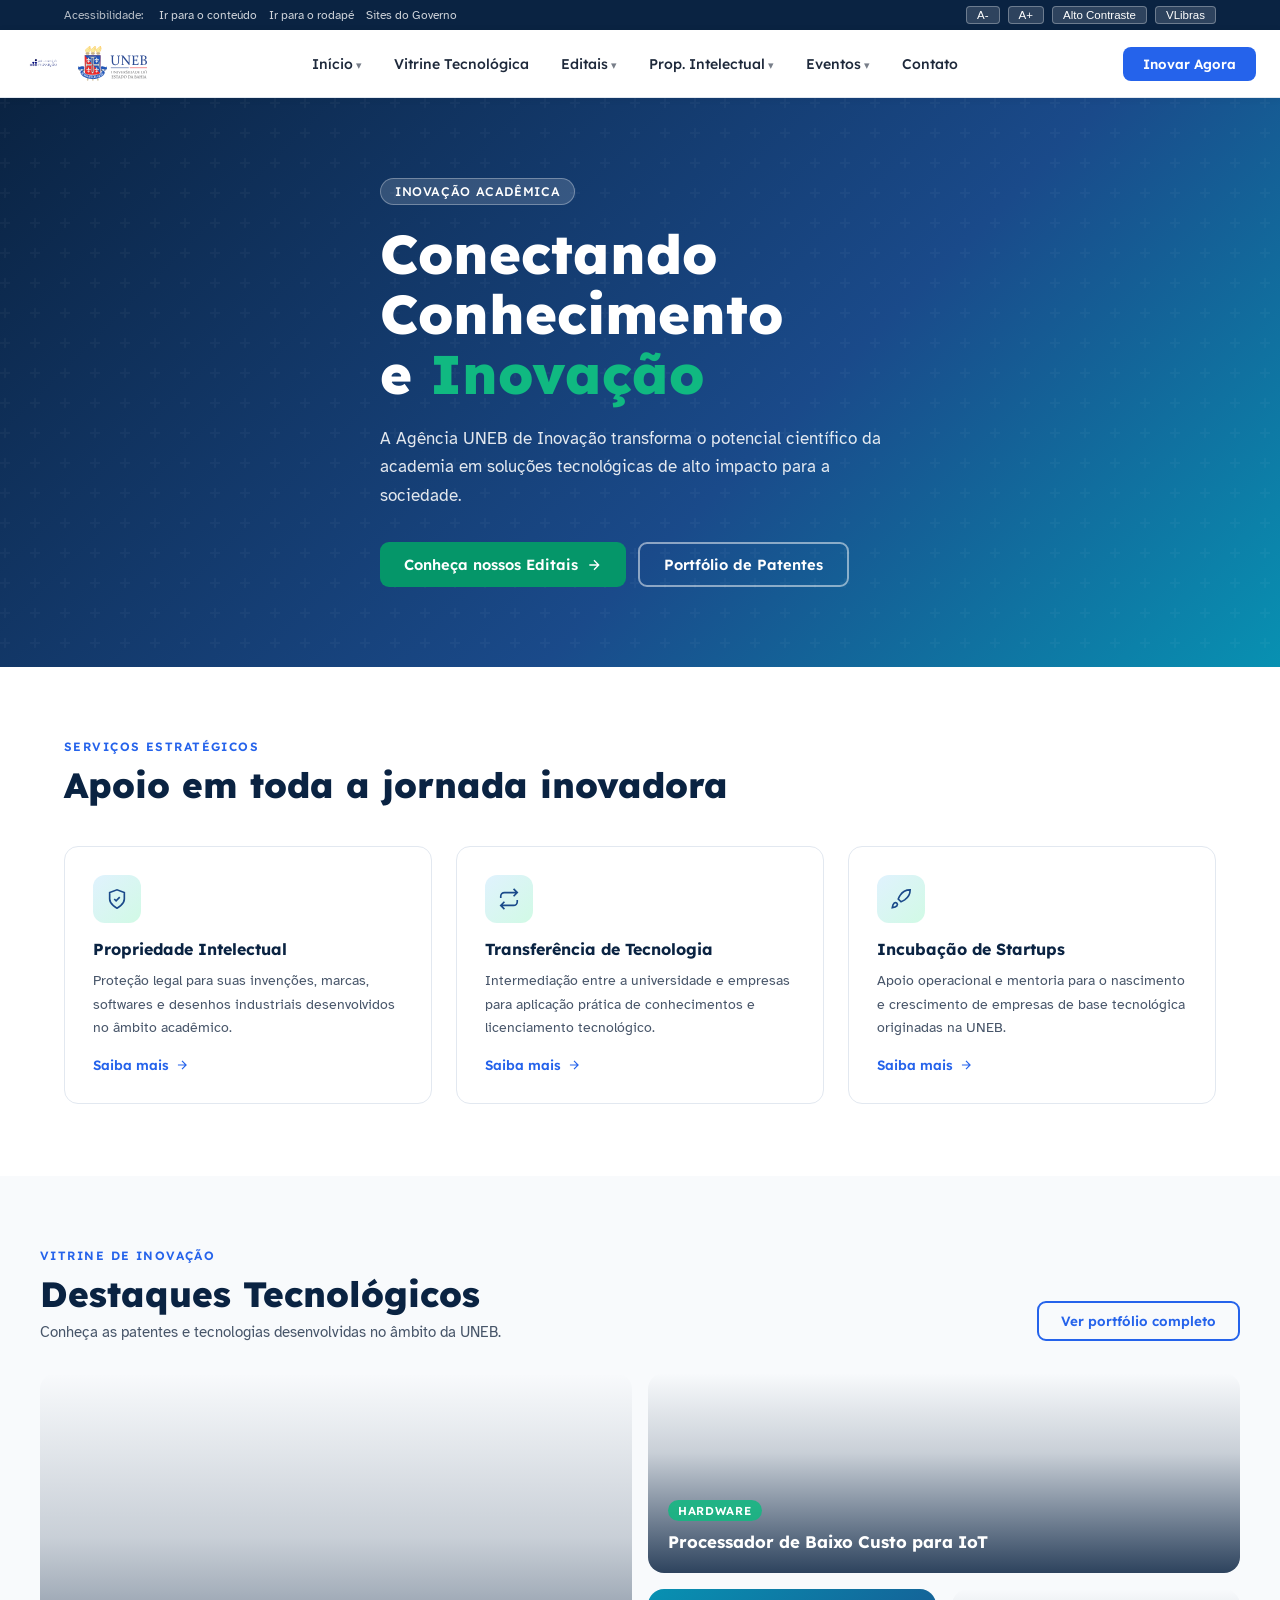
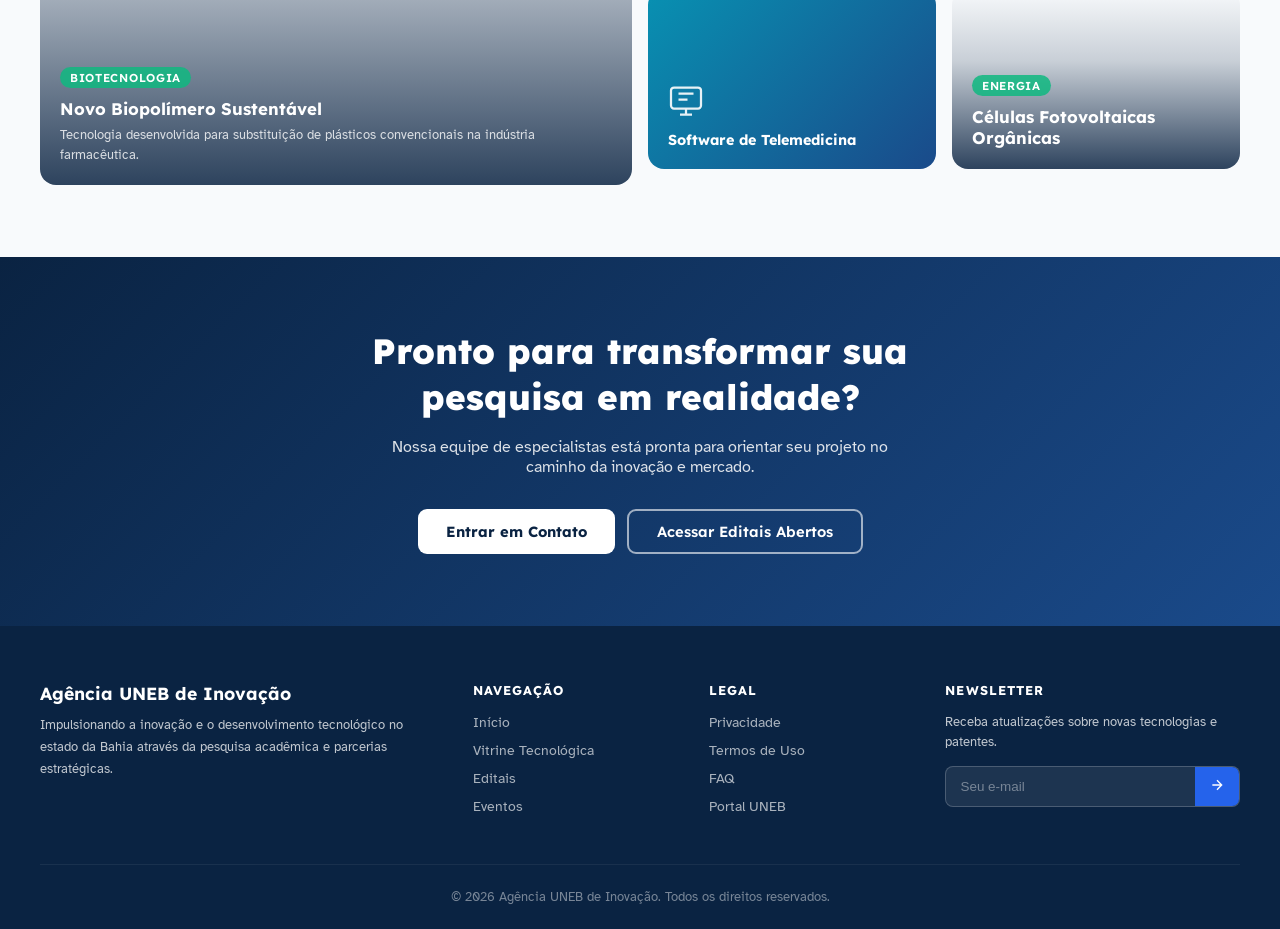
<file: index.html>
<!DOCTYPE html>
<html lang="pt-BR">
<head>
  <meta charset="UTF-8">
  <meta name="viewport" content="width=device-width, initial-scale=1.0">
  <title>Agência UNEB de Inovação</title>
  <link href="https://fonts.googleapis.com/css2?family=Atkinson+Hyperlegible:ital,wght@0,400;0,700;1,400;1,700&family=Lexend:wght@300;400;500;600;700;800&display=swap" rel="stylesheet">
  <style>
    /* ===== RESET & BASE ===== */
    *, *::before, *::after { box-sizing: border-box; margin: 0; padding: 0; }

    :root {
      --blue-dark:  #0a2342;
      --blue:       #1a4a8a;
      --blue-mid:   #2563eb;
      --blue-light: #3b82f6;
      --green:      #059669;
      --green-light:#10b981;
      --teal:       #0891b2;
      --gray-50:    #f8fafc;
      --gray-100:   #f1f5f9;
      --gray-200:   #e2e8f0;
      --gray-400:   #94a3b8;
      --gray-600:   #475569;
      --gray-800:   #1e293b;
      --white:      #ffffff;
      --font-size:  16px;
    }

    html { font-size: var(--font-size); scroll-behavior: smooth; }

    body {
      font-family: 'Atkinson Hyperlegible', sans-serif;
      color: var(--gray-800);
      background: var(--white);
      overflow-x: hidden;
    }

    /* ===== HIGH CONTRAST MODE ===== */
    body.high-contrast {
      --blue-dark: #000;
      --blue: #000080;
      --blue-mid: #0000cc;
      --gray-50: #fff;
      --gray-100: #fff;
      --gray-800: #000;
      background: #fff !important;
      color: #000 !important;
    }
    body.high-contrast .navbar { background: #000 !important; }
    body.high-contrast .navbar-links a,
    body.high-contrast .btn-cta { color: #fff !important; }

    /* ===== ACCESSIBILITY BAR ===== */
    .accessibility-bar {
      background: var(--blue-dark);
      color: var(--white);
      font-size: 0.75rem;
      padding: 6px 0;
    }
    .accessibility-container {
      max-width: 1200px;
      margin: 0 auto;
      padding: 0 24px;
      display: flex;
      align-items: center;
      gap: 16px;
      flex-wrap: wrap;
    }
    .access-label { opacity: 0.7; white-space: nowrap; }
    .access-links { display: flex; gap: 12px; flex-wrap: wrap; }
    .access-links a {
      color: var(--white);
      text-decoration: none;
      opacity: 0.8;
      transition: opacity .2s;
    }
    .access-links a:hover { opacity: 1; text-decoration: underline; }
    .access-controls { display: flex; gap: 8px; margin-left: auto; flex-wrap: wrap; }
    .access-controls button {
      background: rgba(255,255,255,0.15);
      border: 1px solid rgba(255,255,255,0.3);
      color: var(--white);
      padding: 2px 10px;
      border-radius: 4px;
      cursor: pointer;
      font-size: 0.72rem;
      transition: background .2s;
    }
    .access-controls button:hover { background: rgba(255,255,255,0.25); }

    /* ===== NAVBAR ===== */
    .navbar {
      position: sticky;
      top: 0;
      z-index: 1000;
      background: var(--white);
      border-bottom: 1px solid var(--gray-200);
      padding: 0 24px;
      display: flex;
      align-items: center;
      gap: 20px;
      height: 68px;
      box-shadow: 0 1px 8px rgba(0,0,0,0.06);
    }
    .navbar-brand {
      display: flex;
      align-items: center;
      gap: 14px;
      flex-shrink: 0;
      text-decoration: none;
    }
    .logo-agencia { height: 40px; object-fit: contain; }
    .logo-uneb    { height: 36px; object-fit: contain; }

    /* Nav links */
    .navbar-links {
      list-style: none;
      display: flex;
      align-items: center;
      gap: 4px;
      margin: 0 auto;
      padding: 0;
    }
    .navbar-links li { position: relative; }
    .navbar-links a {
      display: block;
      padding: 8px 14px;
      color: var(--gray-800);
      text-decoration: none;
      font-family: 'Lexend', sans-serif;
      font-size: 0.88rem;
      font-weight: 500;
      border-radius: 6px;
      transition: background .2s, color .2s;
      white-space: nowrap;
    }
    .navbar-links a:hover,
    .navbar-links a.active { background: var(--gray-100); color: var(--blue-mid); }

    /* Submenu */
    .has-submenu > a::after {
      content: ' ▾';
      font-size: 0.7rem;
      opacity: 0.6;
    }
    .submenu {
      display: none;
      position: absolute;
      top: calc(100% + 6px);
      left: 0;
      background: var(--white);
      border: 1px solid var(--gray-200);
      border-radius: 10px;
      box-shadow: 0 8px 24px rgba(0,0,0,0.1);
      min-width: 200px;
      padding: 6px;
      list-style: none;
      z-index: 200;
    }
    .has-submenu:hover .submenu,
    .has-submenu:focus-within .submenu { display: block; }
    .submenu li a {
      display: block;
      padding: 8px 14px;
      border-radius: 6px;
      font-size: 0.84rem;
      color: var(--gray-600);
    }
    .submenu li a:hover { background: var(--gray-50); color: var(--blue-mid); }

    /* Navbar search */
    .navbar-search {
      display: none;
      align-items: center;
      gap: 8px;
      background: var(--gray-50);
      border: 1px solid var(--gray-200);
      border-radius: 8px;
      padding: 6px 12px;
      min-width: 220px;
    }
    .navbar-search.visible { display: flex; }
    .navbar-search input {
      border: none;
      background: transparent;
      outline: none;
      font-size: 0.84rem;
      width: 100%;
      color: var(--gray-800);
    }
    .navbar-search svg { opacity: 0.5; flex-shrink: 0; }

    .btn-cta {
      background: var(--blue-mid);
      color: var(--white);
      border: none;
      padding: 9px 20px;
      border-radius: 8px;
      font-family: 'Lexend', sans-serif;
      font-size: 0.84rem;
      font-weight: 600;
      cursor: pointer;
      white-space: nowrap;
      transition: background .2s;
      flex-shrink: 0;
    }
    .btn-cta:hover { background: var(--blue); }

    .nav-toggle {
      display: none;
      background: none;
      border: none;
      cursor: pointer;
      padding: 6px;
      border-radius: 6px;
      color: var(--gray-800);
      flex-shrink: 0;
    }

    /* ===== SPA PAGES ===== */
    .page { display: none; }
    .page--active { display: block; }

    /* ===== HERO ===== */
    .hero {
      background: linear-gradient(135deg, var(--blue-dark) 0%, var(--blue) 60%, var(--teal) 100%);
      min-height: 520px;
      display: flex;
      align-items: center;
      padding: 80px 24px;
      position: relative;
      overflow: hidden;
    }
    .hero::before {
      content: '';
      position: absolute;
      inset: 0;
      background: url("data:image/svg+xml,%3Csvg width='60' height='60' viewBox='0 0 60 60' xmlns='http://www.w3.org/2000/svg'%3E%3Cg fill='none' fill-rule='evenodd'%3E%3Cg fill='%23ffffff' fill-opacity='0.03'%3E%3Cpath d='M36 34v-4h-2v4h-4v2h4v4h2v-4h4v-2h-4zm0-30V0h-2v4h-4v2h4v4h2V6h4V4h-4zM6 34v-4H4v4H0v2h4v4h2v-4h4v-2H6zM6 4V0H4v4H0v2h4v4h2V6h4V4H6z'/%3E%3C/g%3E%3C/g%3E%3C/svg%3E");
    }
    .hero-content {
      max-width: 700px;
      margin: 0 auto;
      color: var(--white);
      position: relative;
      z-index: 1;
    }
    .badge {
      display: inline-block;
      background: rgba(255,255,255,0.15);
      border: 1px solid rgba(255,255,255,0.3);
      color: var(--white);
      padding: 5px 14px;
      border-radius: 20px;
      font-size: 0.78rem;
      font-family: 'Lexend', sans-serif;
      font-weight: 500;
      letter-spacing: 0.05em;
      text-transform: uppercase;
      margin-bottom: 20px;
    }
    .hero h1 {
      font-family: 'Lexend', sans-serif;
      font-size: clamp(2.2rem, 5vw, 3.4rem);
      font-weight: 800;
      line-height: 1.1;
      margin-bottom: 20px;
    }
    .hero h1 span { color: var(--green-light); }
    .hero p {
      font-size: 1.05rem;
      opacity: 0.88;
      line-height: 1.7;
      margin-bottom: 32px;
      max-width: 520px;
    }
    .hero-buttons { display: flex; gap: 12px; flex-wrap: wrap; }

    .btn-primary {
      display: inline-flex;
      align-items: center;
      gap: 8px;
      background: var(--green);
      color: var(--white);
      border: none;
      padding: 12px 24px;
      border-radius: 9px;
      font-family: 'Lexend', sans-serif;
      font-size: 0.92rem;
      font-weight: 600;
      cursor: pointer;
      transition: background .2s, transform .15s;
    }
    .btn-primary:hover { background: var(--green-light); transform: translateY(-1px); }

    .btn-outline {
      display: inline-flex;
      align-items: center;
      gap: 8px;
      background: transparent;
      color: var(--white);
      border: 2px solid rgba(255,255,255,0.5);
      padding: 11px 24px;
      border-radius: 9px;
      font-family: 'Lexend', sans-serif;
      font-size: 0.92rem;
      font-weight: 600;
      cursor: pointer;
      transition: border-color .2s, background .2s;
    }
    .btn-outline:hover { border-color: var(--white); background: rgba(255,255,255,0.1); }

    /* ===== SECTIONS ===== */
    .section {
      padding: 72px 24px;
      max-width: 1200px;
      margin: 0 auto;
    }
    .section--full { max-width: 100%; padding: 72px 24px; }
    .section--light { background: var(--white); }
    .section--gray  { background: var(--gray-50); max-width: 100%; padding: 72px 24px; }

    .section-label {
      font-family: 'Lexend', sans-serif;
      font-size: 0.75rem;
      font-weight: 600;
      letter-spacing: 0.12em;
      text-transform: uppercase;
      color: var(--blue-mid);
      margin-bottom: 10px;
    }
    .section-title {
      font-family: 'Lexend', sans-serif;
      font-size: clamp(1.6rem, 3vw, 2.2rem);
      font-weight: 800;
      color: var(--blue-dark);
      margin-bottom: 40px;
      line-height: 1.2;
    }

    /* ===== SERVICES GRID ===== */
    .services-grid {
      display: grid;
      grid-template-columns: repeat(auto-fit, minmax(280px, 1fr));
      gap: 24px;
    }
    .service-card {
      background: var(--white);
      border: 1px solid var(--gray-200);
      border-radius: 14px;
      padding: 28px;
      transition: transform .2s, box-shadow .2s;
    }
    .service-card:hover {
      transform: translateY(-4px);
      box-shadow: 0 12px 32px rgba(0,0,0,0.08);
    }
    .service-icon {
      width: 48px;
      height: 48px;
      background: linear-gradient(135deg, #e0f2fe, #d1fae5);
      border-radius: 12px;
      display: flex;
      align-items: center;
      justify-content: center;
      margin-bottom: 16px;
      color: var(--blue);
    }
    .service-card h3 {
      font-family: 'Lexend', sans-serif;
      font-size: 1rem;
      font-weight: 700;
      color: var(--blue-dark);
      margin-bottom: 10px;
    }
    .service-card p {
      font-size: 0.88rem;
      color: var(--gray-600);
      line-height: 1.65;
      margin-bottom: 16px;
    }
    .link-more {
      display: inline-flex;
      align-items: center;
      gap: 6px;
      color: var(--blue-mid);
      text-decoration: none;
      font-size: 0.84rem;
      font-weight: 600;
      font-family: 'Lexend', sans-serif;
    }
    .link-more:hover { text-decoration: underline; }

    /* ===== BENTO GRID ===== */
    .vitrine-header {
      max-width: 1200px;
      margin: 0 auto;
      display: flex;
      align-items: flex-end;
      justify-content: space-between;
      gap: 20px;
      padding: 0 0 32px;
      flex-wrap: wrap;
    }
    .vitrine-header p { color: var(--gray-600); font-size: 0.92rem; margin-top: 6px; }
    .btn-ghost {
      background: transparent;
      border: 2px solid var(--blue-mid);
      color: var(--blue-mid);
      padding: 10px 22px;
      border-radius: 9px;
      font-family: 'Lexend', sans-serif;
      font-size: 0.84rem;
      font-weight: 600;
      cursor: pointer;
      white-space: nowrap;
      transition: background .2s, color .2s;
      flex-shrink: 0;
    }
    .btn-ghost:hover { background: var(--blue-mid); color: var(--white); }

    .bento-grid {
      max-width: 1200px;
      margin: 0 auto;
      display: grid;
      grid-template-columns: 1fr 1fr;
      grid-template-rows: auto;
      gap: 16px;
    }
    .bento-right {
      display: grid;
      grid-template-columns: 1fr 1fr;
      gap: 16px;
    }
    .bento-card {
      border-radius: 16px;
      overflow: hidden;
      position: relative;
      cursor: pointer;
      min-height: 180px;
      transition: transform .2s;
    }
    .bento-card:hover { transform: scale(1.01); }
    .bento-large  { grid-row: span 2; min-height: 380px; }
    .bento-medium { grid-column: span 2; }
    .bento-card-bg {
      position: absolute;
      inset: 0;
      background-size: cover;
      background-position: center;
      transition: transform .4s;
    }
    .bento-card:hover .bento-card-bg { transform: scale(1.04); }
    .bento-card-overlay {
      position: absolute;
      inset: 0;
      background: linear-gradient(to top, rgba(10,35,66,0.85) 0%, rgba(10,35,66,0.2) 60%, transparent 100%);
    }
    .bento-card-content {
      position: relative;
      z-index: 1;
      padding: 20px;
      height: 100%;
      display: flex;
      flex-direction: column;
      justify-content: flex-end;
    }
    .card-badge {
      display: inline-block;
      background: rgba(16,185,129,0.85);
      color: var(--white);
      padding: 3px 10px;
      border-radius: 20px;
      font-size: 0.72rem;
      font-family: 'Lexend', sans-serif;
      font-weight: 600;
      text-transform: uppercase;
      letter-spacing: 0.06em;
      margin-bottom: 10px;
      align-self: flex-start;
    }
    .bento-card-title {
      font-family: 'Lexend', sans-serif;
      font-size: 1.05rem;
      font-weight: 700;
      color: var(--white);
      line-height: 1.3;
    }
    .bento-card-desc {
      font-size: 0.82rem;
      color: rgba(255,255,255,0.8);
      margin-top: 6px;
      line-height: 1.5;
    }
    .bento-card--solid {
      background: linear-gradient(135deg, var(--teal), var(--blue));
      display: flex;
      flex-direction: column;
      align-items: flex-start;
      justify-content: flex-end;
      padding: 20px;
      color: var(--white);
      min-height: 160px;
    }
    .bento-card--solid h3 {
      font-family: 'Lexend', sans-serif;
      font-size: 0.9rem;
      font-weight: 700;
      margin-top: 12px;
      line-height: 1.3;
    }
    .bento-card--solid svg { opacity: 0.9; }

    /* ===== CTA SECTION ===== */
    .cta-section {
      background: linear-gradient(135deg, var(--blue-dark), var(--blue));
      color: var(--white);
      text-align: center;
      padding: 72px 24px;
    }
    .cta-section h2 {
      font-family: 'Lexend', sans-serif;
      font-size: clamp(1.6rem, 3vw, 2.2rem);
      font-weight: 800;
      margin-bottom: 16px;
      line-height: 1.3;
    }
    .cta-section p {
      opacity: 0.85;
      font-size: 1rem;
      margin-bottom: 32px;
      max-width: 520px;
      margin-left: auto;
      margin-right: auto;
    }
    .cta-buttons { display: flex; gap: 12px; justify-content: center; flex-wrap: wrap; }
    .btn-white {
      background: var(--white);
      color: var(--blue-dark);
      border: none;
      padding: 12px 28px;
      border-radius: 9px;
      font-family: 'Lexend', sans-serif;
      font-size: 0.92rem;
      font-weight: 700;
      cursor: pointer;
      transition: opacity .2s;
    }
    .btn-white:hover { opacity: 0.9; }
    .btn-outline-white {
      background: transparent;
      color: var(--white);
      border: 2px solid rgba(255,255,255,0.6);
      padding: 11px 28px;
      border-radius: 9px;
      font-family: 'Lexend', sans-serif;
      font-size: 0.92rem;
      font-weight: 600;
      cursor: pointer;
      transition: border-color .2s, background .2s;
    }
    .btn-outline-white:hover { border-color: var(--white); background: rgba(255,255,255,0.1); }

    /* ===== FOOTER ===== */
    .footer {
      background: var(--blue-dark);
      color: rgba(255,255,255,0.75);
      padding: 56px 24px 24px;
    }
    .footer-grid {
      max-width: 1200px;
      margin: 0 auto;
      display: grid;
      grid-template-columns: 2fr 1fr 1fr 1.5fr;
      gap: 40px;
      padding-bottom: 40px;
    }
    .footer-brand-name {
      font-family: 'Lexend', sans-serif;
      font-size: 1.1rem;
      font-weight: 700;
      color: var(--white);
      margin-bottom: 10px;
    }
    .footer-brand-desc { font-size: 0.84rem; line-height: 1.65; }
    .footer-col-title {
      font-family: 'Lexend', sans-serif;
      font-size: 0.8rem;
      font-weight: 700;
      color: var(--white);
      text-transform: uppercase;
      letter-spacing: 0.08em;
      margin-bottom: 14px;
    }
    .footer-links { list-style: none; }
    .footer-links li { margin-bottom: 8px; }
    .footer-links a {
      color: rgba(255,255,255,0.65);
      text-decoration: none;
      font-size: 0.85rem;
      transition: color .2s;
    }
    .footer-links a:hover { color: var(--white); }
    .newsletter-desc { font-size: 0.84rem; margin-bottom: 14px; line-height: 1.5; }
    .newsletter-form {
      display: flex;
      background: rgba(255,255,255,0.08);
      border: 1px solid rgba(255,255,255,0.2);
      border-radius: 8px;
      overflow: hidden;
    }
    .newsletter-form input {
      flex: 1;
      background: transparent;
      border: none;
      outline: none;
      padding: 10px 14px;
      color: var(--white);
      font-size: 0.84rem;
    }
    .newsletter-form input::placeholder { color: rgba(255,255,255,0.4); }
    .newsletter-form button {
      background: var(--blue-mid);
      border: none;
      padding: 10px 14px;
      cursor: pointer;
      color: var(--white);
      transition: background .2s;
    }
    .newsletter-form button:hover { background: var(--blue-light); }
    .footer-bottom {
      max-width: 1200px;
      margin: 0 auto;
      padding-top: 24px;
      border-top: 1px solid rgba(255,255,255,0.1);
      font-size: 0.8rem;
      text-align: center;
      opacity: 0.6;
    }

    /* ===== PROJECTS PAGE ===== */
    .projects-header {
      background: linear-gradient(135deg, var(--blue-dark) 0%, var(--blue) 100%);
      color: var(--white);
      padding: 56px 24px 48px;
    }
    .projects-header > * { max-width: 900px; margin-left: auto; margin-right: auto; }
    .projects-label {
      font-family: 'Lexend', sans-serif;
      font-size: 0.75rem;
      font-weight: 600;
      letter-spacing: 0.12em;
      text-transform: uppercase;
      color: var(--green-light);
      margin-bottom: 10px;
    }
    .projects-title-row {
      display: flex;
      align-items: center;
      justify-content: space-between;
      flex-wrap: wrap;
      gap: 16px;
      margin-bottom: 12px;
    }
    .projects-title {
      font-family: 'Lexend', sans-serif;
      font-size: clamp(1.8rem, 4vw, 2.6rem);
      font-weight: 800;
      line-height: 1.1;
    }
    .projects-title span { color: var(--green-light); }
    .assets-counter {
      display: flex;
      align-items: center;
      gap: 12px;
      background: rgba(255,255,255,0.1);
      border: 1px solid rgba(255,255,255,0.2);
      border-radius: 12px;
      padding: 12px 20px;
    }
    .assets-counter-icon {
      width: 40px; height: 40px;
      background: var(--green);
      border-radius: 10px;
      display: flex; align-items: center; justify-content: center;
      color: var(--white);
    }
    .assets-counter-num {
      font-family: 'Lexend', sans-serif;
      font-size: 1.6rem;
      font-weight: 800;
      color: var(--white);
      line-height: 1;
    }
    .assets-counter-label { font-size: 0.75rem; opacity: 0.75; margin-top: 2px; }
    .projects-desc { opacity: 0.85; font-size: 0.95rem; line-height: 1.65; max-width: 600px; }

    /* Toolbar */
    .projects-toolbar {
      position: sticky;
      top: 68px;
      z-index: 50;
      background: var(--white);
      border-bottom: 1px solid var(--gray-200);
      padding: 14px 24px;
      display: flex;
      align-items: center;
      justify-content: space-between;
      gap: 16px;
      flex-wrap: wrap;
    }
    .filter-chips { display: flex; gap: 8px; flex-wrap: wrap; }
    .chip {
      background: var(--gray-100);
      border: 1px solid var(--gray-200);
      color: var(--gray-600);
      padding: 6px 16px;
      border-radius: 20px;
      font-family: 'Lexend', sans-serif;
      font-size: 0.8rem;
      font-weight: 500;
      cursor: pointer;
      transition: all .2s;
    }
    .chip:hover, .chip.active {
      background: var(--blue-mid);
      border-color: var(--blue-mid);
      color: var(--white);
    }
    .sort-group {
      display: flex;
      align-items: center;
      gap: 8px;
      font-size: 0.84rem;
      color: var(--gray-600);
    }
    .sort-select {
      border: 1px solid var(--gray-200);
      border-radius: 8px;
      padding: 6px 10px;
      font-size: 0.84rem;
      outline: none;
      cursor: pointer;
    }

    /* Project cards */
    .projects-grid-wrapper { padding: 40px 24px; max-width: 1200px; margin: 0 auto; }
    .projects-grid {
      display: grid;
      grid-template-columns: repeat(auto-fill, minmax(300px, 1fr));
      gap: 24px;
      margin-bottom: 32px;
    }
    .project-card {
      background: var(--white);
      border: 1px solid var(--gray-200);
      border-radius: 14px;
      overflow: hidden;
      transition: transform .2s, box-shadow .2s;
    }
    .project-card:hover {
      transform: translateY(-4px);
      box-shadow: 0 12px 32px rgba(0,0,0,0.09);
    }
    .project-card-img {
      width: 100%;
      height: 180px;
      object-fit: cover;
      display: block;
    }
    .project-card-body { padding: 20px; }
    .project-card-meta {
      display: flex;
      align-items: center;
      gap: 8px;
      margin-bottom: 10px;
    }
    .type-badge {
      background: #e0f2fe;
      color: var(--teal);
      padding: 2px 9px;
      border-radius: 4px;
      font-size: 0.68rem;
      font-family: 'Lexend', sans-serif;
      font-weight: 700;
      letter-spacing: 0.06em;
    }
    .status-dot {
      width: 8px; height: 8px;
      border-radius: 50%;
      flex-shrink: 0;
    }
    .status-dot--green  { background: var(--green); }
    .status-dot--yellow { background: #f59e0b; }
    .status-dot--red    { background: #ef4444; }
    .status-text { font-size: 0.78rem; color: var(--gray-600); }
    .status-text--green  { color: var(--green); }
    .status-text--yellow { color: #d97706; }
    .project-card-title {
      font-family: 'Lexend', sans-serif;
      font-size: 0.95rem;
      font-weight: 700;
      color: var(--blue-dark);
      margin-bottom: 8px;
      line-height: 1.35;
      display: -webkit-box;
      -webkit-line-clamp: 2;
      -webkit-box-orient: vertical;
      overflow: hidden;
    }
    .project-card-desc {
      font-size: 0.82rem;
      color: var(--gray-600);
      line-height: 1.6;
      margin-bottom: 16px;
      display: -webkit-box;
      -webkit-line-clamp: 3;
      -webkit-box-orient: vertical;
      overflow: hidden;
    }
    .project-card-footer {
      display: flex;
      align-items: center;
      justify-content: space-between;
      padding-top: 14px;
      border-top: 1px solid var(--gray-100);
    }
    .project-ref {
      font-size: 0.74rem;
      color: var(--gray-400);
      font-family: 'Lexend', sans-serif;
    }
    .link-details {
      display: inline-flex;
      align-items: center;
      gap: 5px;
      color: var(--blue-mid);
      text-decoration: none;
      font-size: 0.82rem;
      font-weight: 600;
      font-family: 'Lexend', sans-serif;
    }
    .link-details:hover { text-decoration: underline; }

    /* Pagination */
    .page-info { font-size: 0.82rem; color: var(--gray-400); margin-bottom: 16px; text-align: center; }
    .pagination { display: flex; gap: 6px; justify-content: center; flex-wrap: wrap; }
    .page-btn {
      background: var(--white);
      border: 1px solid var(--gray-200);
      color: var(--gray-600);
      width: 36px; height: 36px;
      border-radius: 8px;
      cursor: pointer;
      font-size: 0.84rem;
      transition: all .15s;
    }
    .page-btn:hover:not(:disabled) { background: var(--gray-100); }
    .page-btn.active { background: var(--blue-mid); border-color: var(--blue-mid); color: var(--white); }
    .page-btn:disabled { opacity: 0.4; cursor: default; }

    /* Not found section */
    .not-found-section {
      background: var(--gray-50);
      border-top: 1px solid var(--gray-200);
      text-align: center;
      padding: 56px 24px;
    }
    .not-found-section h2 {
      font-family: 'Lexend', sans-serif;
      font-size: 1.5rem;
      font-weight: 700;
      color: var(--blue-dark);
      margin-bottom: 12px;
    }
    .not-found-section p {
      color: var(--gray-600);
      font-size: 0.92rem;
      max-width: 500px;
      margin: 0 auto 28px;
      line-height: 1.65;
    }
    .not-found-section .cta-buttons .btn-primary { background: var(--blue-mid); }
    .not-found-section .btn-outline-white {
      color: var(--blue-mid);
      border-color: var(--blue-mid);
    }
    .not-found-section .btn-outline-white:hover { background: var(--blue-mid); color: var(--white); }

    /* ===== PLACEHOLDER PAGES ===== */
    .placeholder-page {
      min-height: 60vh;
      display: flex;
      flex-direction: column;
      align-items: center;
      justify-content: center;
      text-align: center;
      padding: 80px 24px;
    }
    .placeholder-page .placeholder-icon {
      width: 72px; height: 72px;
      background: linear-gradient(135deg, #e0f2fe, #d1fae5);
      border-radius: 20px;
      display: flex; align-items: center; justify-content: center;
      margin: 0 auto 24px;
      color: var(--blue);
    }
    .placeholder-page h1 {
      font-family: 'Lexend', sans-serif;
      font-size: 1.8rem;
      font-weight: 800;
      color: var(--blue-dark);
      margin-bottom: 12px;
    }
    .placeholder-page p {
      color: var(--gray-600);
      font-size: 0.95rem;
      max-width: 400px;
      line-height: 1.65;
      margin-bottom: 28px;
    }
    .tag-em-breve {
      display: inline-block;
      background: #fef3c7;
      color: #92400e;
      border: 1px solid #fcd34d;
      padding: 5px 14px;
      border-radius: 20px;
      font-size: 0.78rem;
      font-family: 'Lexend', sans-serif;
      font-weight: 600;
    }

    /* ===== ANIMATIONS ===== */
    .animate {
      opacity: 0;
      transform: translateY(24px);
      transition: opacity .5s ease, transform .5s ease;
    }
    .animate.visible { opacity: 1; transform: none; }
    .animate-d1 { transition-delay: .1s; }
    .animate-d2 { transition-delay: .2s; }
    .animate-d3 { transition-delay: .3s; }

    /* ===== MOBILE ===== */
    @media (max-width: 768px) {
      .navbar-links {
        display: none;
        position: fixed;
        top: 116px; /* accessibility bar + navbar */
        left: 0; right: 0;
        background: var(--white);
        flex-direction: column;
        align-items: flex-start;
        padding: 16px;
        border-bottom: 1px solid var(--gray-200);
        box-shadow: 0 8px 24px rgba(0,0,0,0.1);
        gap: 0;
        z-index: 999;
      }
      .navbar-links.open { display: flex; }
      .navbar-links li { width: 100%; }
      .navbar-links a { width: 100%; padding: 12px 16px; }
      .submenu {
        position: static;
        box-shadow: none;
        border: none;
        border-left: 2px solid var(--gray-200);
        margin-left: 16px;
        border-radius: 0;
        padding: 0;
        display: block; /* always show on mobile */
      }
      .submenu li a { padding: 10px 16px; }
      .nav-toggle { display: flex; }
      .btn-cta { display: none; }
      .navbar-search { display: none !important; }

      .bento-grid { grid-template-columns: 1fr; }
      .bento-right { grid-template-columns: 1fr; }
      .bento-large { min-height: 260px; }
      .bento-medium { grid-column: span 1; }

      .footer-grid { grid-template-columns: 1fr; gap: 28px; }
      .projects-title-row { flex-direction: column; align-items: flex-start; }
    }

    @media (max-width: 960px) {
      .navbar-links { gap: 0; }
      .navbar-links a { padding: 8px 10px; font-size: 0.82rem; }
    }
  </style>
</head>
<body>

<div id="app">

<!-- BARRA DE ACESSIBILIDADE -->
<div class="accessibility-bar">
  <div class="accessibility-container">
    <div class="access-label">Acessibilidade:</div>
    <div class="access-links">
      <a href="#acesso-rapido">Ir para o conteúdo</a>
      <a href="#rodape">Ir para o rodapé</a>
      <a href="https://www.gov.br/" target="_blank">Sites do Governo</a>
    </div>
    <div class="access-controls">
      <button id="decrease-font" onclick="adjustFont(-1)">A-</button>
      <button id="increase-font" onclick="adjustFont(1)">A+</button>
      <button id="toggle-contrast" onclick="toggleContrast()">Alto Contraste</button>
      <button id="vlibras-btn" onclick="window.open('https://www.vlibras.gov.br/','_blank')">VLibras</button>
    </div>
  </div>
</div>

<!-- NAVBAR -->
<nav class="navbar" id="navbar">
  <div class="navbar-brand" style="cursor:pointer" onclick="navigate(event,'home')">
    <img src="Logo-AUI-Azul-1-Logo-Azul-Horizontal-Fundo-Branco-1 (1).png" alt="Logo Agência UNEB de Inovação" class="logo-agencia"
         onerror="this.style.display='none'">
    <img src="logo_uneb.svg" alt="Logo Universidade do Estado da Bahia" class="logo-uneb"
         onerror="this.style.display='none'">
  </div>

  <!-- Busca — visível só em Projetos -->
  <div class="navbar-search" id="navSearch">
    <svg width="14" height="14" fill="none" stroke="currentColor" stroke-width="2" viewBox="0 0 24 24">
      <circle cx="11" cy="11" r="8"/><path d="M21 21l-4.35-4.35"/>
    </svg>
    <input type="text" id="searchInput" placeholder="Buscar ativos...">
  </div>

  <ul class="navbar-links" id="navLinks">

    <!-- Início -->
    <li class="has-submenu">
      <a href="#" data-target="home" onclick="navigate(event,'home')">Início</a>
      <ul class="submenu" aria-label="Submenu Início">
        <li><a href="#" onclick="navigate(event,'home')">Sobre</a></li>
        <li><a href="#" onclick="navigate(event,'home')">Equipe</a></li>
        <li><a href="#" onclick="navigate(event,'home')">Documentos</a></li>
      </ul>
    </li>

    <!-- Vitrine Tecnológica -->
    <li>
      <a href="#" data-target="projetos" onclick="navigate(event,'projetos')">Vitrine Tecnológica</a>
    </li>

    <!-- Editais -->
    <li class="has-submenu">
      <a href="#" data-target="editais" onclick="navigate(event,'editais')">Editais</a>
      <ul class="submenu" aria-label="Submenu Editais">
        <li><a href="#" onclick="navigate(event,'editais')">PIBATI</a></li>
        <li><a href="#" onclick="navigate(event,'editais')">PROINOVAÇÃO</a></li>
      </ul>
    </li>

    <!-- Propriedade Intelectual -->
    <li class="has-submenu">
      <a href="#" data-target="propriedade-intelectual" onclick="navigate(event,'propriedade-intelectual')">Prop. Intelectual</a>
      <ul class="submenu" aria-label="Submenu Propriedade Intelectual">
        <li><a href="#" onclick="navigate(event,'propriedade-intelectual')">Processo de Proteção</a></li>
        <li><a href="#" onclick="navigate(event,'propriedade-intelectual')">Empresas Juniores</a></li>
      </ul>
    </li>

    <!-- Eventos -->
    <li class="has-submenu">
      <a href="#" data-target="eventos" onclick="navigate(event,'eventos')">Eventos</a>
      <ul class="submenu" aria-label="Submenu Eventos">
        <li><a href="#" onclick="navigate(event,'eventos')">Workshop de Inovação</a></li>
        <li><a href="#" onclick="navigate(event,'eventos')">Semana de Ciência e Tecnologia</a></li>
      </ul>
    </li>

    <!-- Contato -->
    <li>
      <a href="#" data-target="contato" onclick="navigate(event,'contato')">Contato</a>
    </li>

  </ul>

  <button class="btn-cta" onclick="navigate(event,'projetos')">Inovar Agora</button>

  <button class="nav-toggle" id="navToggle" aria-label="Menu" onclick="toggleMenu()">
    <svg width="22" height="22" fill="none" stroke="currentColor" stroke-width="2" viewBox="0 0 24 24">
      <path d="M3 12h18M3 6h18M3 18h18"/>
    </svg>
  </button>
</nav>

<!-- =============================================
     PÁGINA: HOME
============================================= -->
<div class="page page--active" id="page-home">

  <section class="hero" id="acesso-rapido">
    <div class="hero-content">
      <span class="badge">Inovação Acadêmica</span>
      <h1>Conectando<br>Conhecimento<br>e <span>Inovação</span></h1>
      <p>A Agência UNEB de Inovação transforma o potencial científico da academia em soluções tecnológicas de alto impacto para a sociedade.</p>
      <div class="hero-buttons">
        <button class="btn-primary" onclick="navigate(event,'editais')">
          Conheça nossos Editais
          <svg width="16" height="16" fill="none" stroke="currentColor" stroke-width="2" viewBox="0 0 24 24"><path d="M5 12h14M12 5l7 7-7 7"/></svg>
        </button>
        <button class="btn-outline" onclick="navigate(event,'projetos')">Portfólio de Patentes</button>
      </div>
    </div>
  </section>

  <!-- SERVIÇOS -->
  <section class="section section--light">
    <div class="section-label">Serviços Estratégicos</div>
    <div class="section-title">Apoio em toda a jornada inovadora</div>
    <div class="services-grid">
      <div class="service-card animate animate-d1">
        <div class="service-icon">
          <svg width="22" height="22" fill="none" stroke="currentColor" stroke-width="1.8" viewBox="0 0 24 24">
            <path d="M12 22s8-4 8-10V5l-8-3-8 3v7c0 6 8 10 8 10z"/>
            <path d="M9 12l2 2 4-4"/>
          </svg>
        </div>
        <h3>Propriedade Intelectual</h3>
        <p>Proteção legal para suas invenções, marcas, softwares e desenhos industriais desenvolvidos no âmbito acadêmico.</p>
        <a href="#" class="link-more" onclick="navigate(event,'propriedade-intelectual')">
          Saiba mais
          <svg width="14" height="14" fill="none" stroke="currentColor" stroke-width="2" viewBox="0 0 24 24"><path d="M5 12h14M12 5l7 7-7 7"/></svg>
        </a>
      </div>
      <div class="service-card animate animate-d2">
        <div class="service-icon">
          <svg width="22" height="22" fill="none" stroke="currentColor" stroke-width="1.8" viewBox="0 0 24 24">
            <path d="M17 1l4 4-4 4M3 11V9a4 4 0 014-4h14M7 23l-4-4 4-4M21 13v2a4 4 0 01-4 4H3"/>
          </svg>
        </div>
        <h3>Transferência de Tecnologia</h3>
        <p>Intermediação entre a universidade e empresas para aplicação prática de conhecimentos e licenciamento tecnológico.</p>
        <a href="#" class="link-more" onclick="navigate(event,'projetos')">
          Saiba mais
          <svg width="14" height="14" fill="none" stroke="currentColor" stroke-width="2" viewBox="0 0 24 24"><path d="M5 12h14M12 5l7 7-7 7"/></svg>
        </a>
      </div>
      <div class="service-card animate animate-d3">
        <div class="service-icon">
          <svg width="22" height="22" fill="none" stroke="currentColor" stroke-width="1.8" viewBox="0 0 24 24">
            <path d="M4.5 16.5c-1.5 1.26-2 5-2 5s3.74-.5 5-2c.71-.84.7-2.13-.09-2.91a2.18 2.18 0 00-2.91-.09z"/>
            <path d="M12 15l-3-3a22 22 0 012-3.95A12.88 12.88 0 0122 2c0 2.72-.78 7.5-6 11a22.35 22.35 0 01-4 2z"/>
          </svg>
        </div>
        <h3>Incubação de Startups</h3>
        <p>Apoio operacional e mentoria para o nascimento e crescimento de empresas de base tecnológica originadas na UNEB.</p>
        <a href="#" class="link-more" onclick="navigate(event,'editais')">
          Saiba mais
          <svg width="14" height="14" fill="none" stroke="currentColor" stroke-width="2" viewBox="0 0 24 24"><path d="M5 12h14M12 5l7 7-7 7"/></svg>
        </a>
      </div>
    </div>
  </section>

  <!-- VITRINE PREVIEW -->
  <section class="section--gray" style="padding:72px 24px;">
    <div class="vitrine-header">
      <div>
        <div class="section-label">Vitrine de Inovação</div>
        <div class="section-title" style="margin-bottom:8px;">Destaques Tecnológicos</div>
        <p style="color:var(--gray-600);font-size:.92rem;margin-top:6px;">Conheça as patentes e tecnologias desenvolvidas no âmbito da UNEB.</p>
      </div>
      <button class="btn-ghost" onclick="navigate(event,'projetos')">Ver portfólio completo</button>
    </div>
    <div class="bento-grid animate">
      <div class="bento-card bento-large" onclick="navigate(event,'projetos')">
        <div class="bento-card-bg" style="background-image:url('https://images.unsplash.com/photo-1532187863486-abf9dbad1b69?w=900&q=80')"></div>
        <div class="bento-card-overlay"></div>
        <div class="bento-card-content">
          <span class="card-badge">Biotecnologia</span>
          <div class="bento-card-title">Novo Biopolímero Sustentável</div>
          <div class="bento-card-desc">Tecnologia desenvolvida para substituição de plásticos convencionais na indústria farmacêutica.</div>
        </div>
      </div>
      <div class="bento-right">
        <div class="bento-card bento-medium" style="min-height:200px;" onclick="navigate(event,'projetos')">
          <div class="bento-card-bg" style="background-image:url('https://images.unsplash.com/photo-1581091226825-a6a2a5aee158?w=800&q=80')"></div>
          <div class="bento-card-overlay"></div>
          <div class="bento-card-content">
            <span class="card-badge">Hardware</span>
            <div class="bento-card-title">Processador de Baixo Custo para IoT</div>
          </div>
        </div>
        <div class="bento-card bento-card--solid" onclick="navigate(event,'projetos')">
          <svg width="36" height="36" fill="none" stroke="currentColor" stroke-width="1.5" viewBox="0 0 24 24">
            <rect x="2" y="3" width="20" height="14" rx="2"/><path d="M8 21h8M12 17v4"/>
            <path d="M7 7h10M7 11h6"/>
          </svg>
          <h3>Software de Telemedicina</h3>
        </div>
        <div class="bento-card" style="min-height:180px;" onclick="navigate(event,'projetos')">
          <div class="bento-card-bg" style="background-image:url('https://images.unsplash.com/photo-1473341304170-971dccb5ac1e?w=600&q=80')"></div>
          <div class="bento-card-overlay"></div>
          <div class="bento-card-content">
            <span class="card-badge">Energia</span>
            <div class="bento-card-title">Células Fotovoltaicas Orgânicas</div>
          </div>
        </div>
      </div>
    </div>
  </section>

  <!-- CTA -->
  <section class="cta-section animate">
    <h2>Pronto para transformar sua<br>pesquisa em realidade?</h2>
    <p>Nossa equipe de especialistas está pronta para orientar seu projeto no caminho da inovação e mercado.</p>
    <div class="cta-buttons">
      <button class="btn-white" onclick="navigate(event,'contato')">Entrar em Contato</button>
      <button class="btn-outline-white" onclick="navigate(event,'editais')">Acessar Editais Abertos</button>
    </div>
  </section>

  <footer class="footer" id="rodape">
    <div class="footer-grid">
      <div>
        <div class="footer-brand-name">Agência UNEB de Inovação</div>
        <p class="footer-brand-desc">Impulsionando a inovação e o desenvolvimento tecnológico no estado da Bahia através da pesquisa acadêmica e parcerias estratégicas.</p>
      </div>
      <div>
        <div class="footer-col-title">Navegação</div>
        <ul class="footer-links">
          <li><a href="#" onclick="navigate(event,'home')">Início</a></li>
          <li><a href="#" onclick="navigate(event,'projetos')">Vitrine Tecnológica</a></li>
          <li><a href="#" onclick="navigate(event,'editais')">Editais</a></li>
          <li><a href="#" onclick="navigate(event,'eventos')">Eventos</a></li>
        </ul>
      </div>
      <div>
        <div class="footer-col-title">Legal</div>
        <ul class="footer-links">
          <li><a href="#">Privacidade</a></li>
          <li><a href="#">Termos de Uso</a></li>
          <li><a href="#">FAQ</a></li>
          <li><a href="https://portal.uneb.br" target="_blank">Portal UNEB</a></li>
        </ul>
      </div>
      <div>
        <div class="footer-col-title">Newsletter</div>
        <p class="newsletter-desc">Receba atualizações sobre novas tecnologias e patentes.</p>
        <div class="newsletter-form">
          <input type="email" placeholder="Seu e-mail">
          <button type="button" aria-label="Enviar">
            <svg width="16" height="16" fill="none" stroke="currentColor" stroke-width="2" viewBox="0 0 24 24"><path d="M5 12h14M12 5l7 7-7 7"/></svg>
          </button>
        </div>
      </div>
    </div>
    <div class="footer-bottom">© 2026 Agência UNEB de Inovação. Todos os direitos reservados.</div>
  </footer>
</div><!-- /page-home -->

<!-- =============================================
     PÁGINA: VITRINE / PROJETOS
============================================= -->
<div class="page" id="page-projetos">
  <header class="projects-header">
    <div class="projects-label">Portfólio Tecnológico</div>
    <div class="projects-title-row">
      <h1 class="projects-title">Ativos de <span>Inovação</span></h1>
      <div class="assets-counter">
        <div class="assets-counter-icon">
          <svg width="20" height="20" fill="none" stroke="currentColor" stroke-width="1.8" viewBox="0 0 24 24">
            <path d="M9 3H5a2 2 0 00-2 2v4m6-6h10a2 2 0 012 2v4M9 3v18m0 0h10a2 2 0 002-2V9M9 21H5a2 2 0 01-2-2V9m0 0h18"/>
          </svg>
        </div>
        <div>
          <div class="assets-counter-num" id="assetCount">119</div>
          <div class="assets-counter-label">Ativos Registrados</div>
        </div>
      </div>
    </div>
    <p class="projects-desc">Explore o catálogo de patentes, softwares e tecnologias desenvolvidas pela UNEB, disponíveis para transferência e parcerias estratégicas.</p>
  </header>

  <div class="projects-toolbar">
    <div class="filter-chips" id="filterChips">
      <button class="chip active" data-filter="todos">Todos</button>
      <button class="chip" data-filter="patente">Patentes</button>
      <button class="chip" data-filter="software">Software</button>
      <button class="chip" data-filter="marca">Marcas</button>
      <button class="chip" data-filter="desenho">Desenho Industrial</button>
    </div>
    <div class="sort-group">
      <span>Ordenar por:</span>
      <select class="sort-select" id="sortSelect">
        <option>Mais recentes</option>
        <option>Mais antigos</option>
        <option>A–Z</option>
      </select>
    </div>
  </div>

  <div class="projects-grid-wrapper">
    <div class="projects-grid" id="projectsGrid"></div>
    <p class="page-info" id="pageInfo"></p>
    <div class="pagination" id="pagination"></div>
  </div>

  <section class="not-found-section">
    <h2>Não encontrou o que procurava?</h2>
    <p>Nossa equipe de propriedade intelectual pode auxiliar na busca personalizada por soluções específicas ou no desenvolvimento de PD&amp;I conjunta.</p>
    <div class="cta-buttons">
      <button class="btn-primary" onclick="navigate(event,'contato')">Entrar em Contato</button>
      <button class="btn-outline-white" style="color:var(--blue-mid);border-color:var(--blue-mid);" onmouseover="this.style.background='var(--blue-mid)';this.style.color='white'" onmouseout="this.style.background='';this.style.color='var(--blue-mid)'">Transferência Tecnológica</button>
    </div>
  </section>

  <footer class="footer">
    <div class="footer-grid">
      <div>
        <div class="footer-brand-name">Agência UNEB de Inovação</div>
        <p class="footer-brand-desc">Impulsionando a inovação e o desenvolvimento tecnológico no estado da Bahia.</p>
      </div>
      <div>
        <div class="footer-col-title">Links Rápidos</div>
        <ul class="footer-links">
          <li><a href="#" onclick="navigate(event,'home')">Início</a></li>
          <li><a href="#" onclick="navigate(event,'editais')">Editais</a></li>
          <li><a href="#" onclick="navigate(event,'projetos')">Banco de Patentes</a></li>
        </ul>
      </div>
      <div>
        <div class="footer-col-title">Institucional</div>
        <ul class="footer-links">
          <li><a href="https://portal.uneb.br" target="_blank">Portal UNEB</a></li>
          <li><a href="#">Termos de Uso</a></li>
          <li><a href="#">Privacidade</a></li>
        </ul>
      </div>
      <div>
        <div class="footer-col-title">Contato</div>
        <p class="newsletter-desc">Salvador, Bahia, Brasil<br>agencia.inovacao@uneb.br<br>+55 (71) 3117-2200</p>
      </div>
    </div>
    <div class="footer-bottom">© 2026 Agência UNEB de Inovação. Universidade do Estado da Bahia.</div>
  </footer>
</div><!-- /page-projetos -->

<!-- =============================================
     PÁGINA: EDITAIS
============================================= -->
<div class="page" id="page-editais">
  <div class="placeholder-page">
    <div class="placeholder-icon">
      <svg width="32" height="32" fill="none" stroke="currentColor" stroke-width="1.8" viewBox="0 0 24 24">
        <path d="M14 2H6a2 2 0 00-2 2v16a2 2 0 002 2h12a2 2 0 002-2V8z"/>
        <polyline points="14 2 14 8 20 8"/>
        <line x1="16" y1="13" x2="8" y2="13"/>
        <line x1="16" y1="17" x2="8" y2="17"/>
        <polyline points="10 9 9 9 8 9"/>
      </svg>
    </div>
    <h1>Editais</h1>
    <p>Os editais PIBATI e PROINOVAÇÃO estarão disponíveis em breve. Acompanhe as oportunidades de fomento à inovação na UNEB.</p>
    <span class="tag-em-breve">Em breve</span>
  </div>
  <footer class="footer">
    <div class="footer-bottom" style="padding:24px;">© 2026 Agência UNEB de Inovação.</div>
  </footer>
</div>

<!-- =============================================
     PÁGINA: PROPRIEDADE INTELECTUAL
============================================= -->
<div class="page" id="page-propriedade-intelectual">
  <div class="placeholder-page">
    <div class="placeholder-icon">
      <svg width="32" height="32" fill="none" stroke="currentColor" stroke-width="1.8" viewBox="0 0 24 24">
        <path d="M12 22s8-4 8-10V5l-8-3-8 3v7c0 6 8 10 8 10z"/>
        <path d="M9 12l2 2 4-4"/>
      </svg>
    </div>
    <h1>Propriedade Intelectual</h1>
    <p>Saiba como proteger sua criação: patentes, marcas, softwares e desenhos industriais. Conteúdo em construção.</p>
    <span class="tag-em-breve">Em breve</span>
  </div>
  <footer class="footer">
    <div class="footer-bottom" style="padding:24px;">© 2026 Agência UNEB de Inovação.</div>
  </footer>
</div>

<!-- =============================================
     PÁGINA: EVENTOS
============================================= -->
<div class="page" id="page-eventos">
  <div class="placeholder-page">
    <div class="placeholder-icon">
      <svg width="32" height="32" fill="none" stroke="currentColor" stroke-width="1.8" viewBox="0 0 24 24">
        <rect x="3" y="4" width="18" height="18" rx="2" ry="2"/>
        <line x1="16" y1="2" x2="16" y2="6"/>
        <line x1="8" y1="2" x2="8" y2="6"/>
        <line x1="3" y1="10" x2="21" y2="10"/>
      </svg>
    </div>
    <h1>Eventos</h1>
    <p>Workshops, semanas de ciência e tecnologia, e outros eventos da AUI estarão listados aqui em breve.</p>
    <span class="tag-em-breve">Em breve</span>
  </div>
  <footer class="footer">
    <div class="footer-bottom" style="padding:24px;">© 2026 Agência UNEB de Inovação.</div>
  </footer>
</div>

<!-- =============================================
     PÁGINA: CONTATO
============================================= -->
<div class="page" id="page-contato">
  <div class="placeholder-page">
    <div class="placeholder-icon">
      <svg width="32" height="32" fill="none" stroke="currentColor" stroke-width="1.8" viewBox="0 0 24 24">
        <path d="M21 15a2 2 0 01-2 2H7l-4 4V5a2 2 0 012-2h14a2 2 0 012 2z"/>
      </svg>
    </div>
    <h1>Contato</h1>
    <p>Entre em contato com a equipe da Agência UNEB de Inovação pelo e-mail <strong>agencia.inovacao@uneb.br</strong> ou pelo telefone <strong>(71) 3117-2200</strong>.</p>
    <a href="mailto:agencia.inovacao@uneb.br">
      <button class="btn-primary" style="margin-top:8px;">Enviar e-mail</button>
    </a>
  </div>
  <footer class="footer">
    <div class="footer-bottom" style="padding:24px;">© 2026 Agência UNEB de Inovação.</div>
  </footer>
</div>

</div><!-- /app -->

<script>
/* ===== DADOS DOS PROJETOS ===== */
const PROJECTS = [
  {
    tipo:'patente', status:'green', statusLabel:'Concedida',
    titulo:'Eletrodo tipo Wafer reativo quimicamente de Alumínio e Gálio e Método de fabricação do mesmo',
    desc:'Compreende um leito de alumínio (1A) produzido a partir de um bloco de alumínio com paredes superior (1C)...',
    ref:'BR 07 2021 0145-2',
    img:'https://thumbs.dreamstime.com/b/wafer-de-sil%C3%ADcio-para-fabrica%C3%A7%C3%A3o-semicondutores-circuitos-integrados-produtos-386806891.jpg'
  },
  {
    tipo:'software', status:'green', statusLabel:'Concedido',
    titulo:'Aplicativo Amamente',
    desc:'O Amamente te atualiza sobre situações como Trauma Mamilar, auxiliando mães no processo de amamentação.',
    ref:'BR 2023 2746',
    img:'https://encrypted-tbn0.gstatic.com/images?q=tbn:ANd9GcRMSXig6uOPmn0qgW0g7QC_-CHz1b7F75QSZA&s'
  },
  {
    tipo:'desenho', status:'green', statusLabel:'Concedido',
    titulo:'Padrão Ornamental aplicado a jogo de tabuleiro "Mo Júbà": promovendo a saúde da pessoa idosa',
    desc:'Ferramenta lúdica e educativa que utiliza elementos culturais africanos para promover saúde e bem-estar.',
    ref:'BR 06 2025 2839',
    img:'https://i.postimg.cc/XY2S8d3T/Mojuba.png'
  },
  {
    tipo:'desenho', status:'green', statusLabel:'Concedido',
    titulo:'Imuniza Game',
    desc:'Ferramenta gamificada desenvolvida para aumentar a conscientização sobre a importância da vacinação.',
    ref:'BR 10 2023 0556-4',
    img:'https://i.postimg.cc/hjQXgKMY/Imuniza-Game-Adesivos-Caixa-pdf.jpg'
  },
  {
    tipo:'software', status:'yellow', statusLabel:'Em análise',
    titulo:'Dizziness App',
    desc:'Ferramenta móvel pioneira focada no tratamento e reabilitação de tonturas e distúrbios vestibulares.',
    ref:'BR 2023 0122-8',
    img:'https://encrypted-tbn0.gstatic.com/images?q=tbn:ANd9GcQU1wPygCzLlwb9aA19_Y8ZRzJudgJYb7x1Sg&s'
  },
  {
    tipo:'marca', status:'green', statusLabel:'Em vigor',
    titulo:'Guerreiros de Saludis - Ataque ao stress',
    desc:'Jogo de tabuleiro para educação em saúde com foco em gestão do estresse e bem-estar.',
    ref:'BR 10 2024 0092-9',
    img:'https://encrypted-tbn0.gstatic.com/images?q=tbn:ANd9GcQYksoMn5kn403XMpx2YMUI_0wXOH0vEBY7sQ&s'
  },
  {
    tipo:'marca', status:'green', statusLabel:'Em vigor',
    titulo:'Sistema de Informação da Agricultura Familiar',
    desc:'Sistema web de apoio ao processo decisório de agricultores familiares e cooperativas.',
    ref:'BR 10 2024 0093-7',
    img:'https://i.postimg.cc/tR2F54wr/download.png'
  },
  {
    tipo:'software', status:'green', statusLabel:'Concedido',
    titulo:'Museu Digital Saberes e Fazeres',
    desc:'Museu Digital sobre os saberes e fazeres das trabalhadoras e dos trabalhadores por conta própria.',
    ref:'BR 10 2024 0094-5',
    img:'https://i.postimg.cc/pdmjVwZ5/Captura-de-tela-2026-04-16-132902.png'
  },
  {
    tipo:'software', status:'green', statusLabel:'Concedido',
    titulo:'Pandora — Sistema Integrado de Gestão da Pós-Graduação Stricto Sensu',
    desc:'Software institucional para gestão da informação da Pós-Graduação Stricto Sensu da UNEB.',
    ref:'BR 10 2024 0095-3',
    img:'https://i.postimg.cc/yNfzj54r/Captura-de-tela-2026-04-16-133713.png'
  },
];

const ITEMS_PER_PAGE = 9;
let currentFilter = 'todos';
let currentPage   = 1;
let filteredData  = [...PROJECTS];

/* ===== RENDER PROJECTS ===== */
function renderProjects() {
  filteredData = currentFilter === 'todos'
    ? [...PROJECTS]
    : PROJECTS.filter(p => p.tipo === currentFilter);

  const query = document.getElementById('searchInput').value.toLowerCase();
  if (query.length > 0) {
    filteredData = filteredData.filter(p =>
      p.titulo.toLowerCase().includes(query) ||
      p.desc.toLowerCase().includes(query)
    );
  }

  const total   = filteredData.length;
  const start   = (currentPage - 1) * ITEMS_PER_PAGE;
  const slice   = filteredData.slice(start, start + ITEMS_PER_PAGE);
  const exibindo = Math.min(currentPage * ITEMS_PER_PAGE, total);

  document.getElementById('pageInfo').textContent =
    total > 0
      ? `Exibindo ${start+1}–${exibindo} de ${total} ativos`
      : 'Nenhum ativo encontrado para este filtro.';

  document.getElementById('projectsGrid').innerHTML = slice.map(p => `
    <div class="project-card">
      <img class="project-card-img" src="${p.img}" alt="${p.titulo}" loading="lazy"
           onerror="this.style.background='#e2e8f0';this.style.display='flex';this.alt=''">
      <div class="project-card-body">
        <div class="project-card-meta">
          <span class="type-badge">${p.tipo.toUpperCase()}</span>
          <span class="status-dot status-dot--${p.status}"></span>
          <span class="status-text status-text--${p.status}">${p.statusLabel}</span>
        </div>
        <div class="project-card-title">${p.titulo}</div>
        <div class="project-card-desc">${p.desc}</div>
        <div class="project-card-footer">
          <span class="project-ref">Ref: ${p.ref}</span>
          <a href="#" class="link-details">
            Detalhes
            <svg width="14" height="14" fill="none" stroke="currentColor" stroke-width="2" viewBox="0 0 24 24"><path d="M5 12h14M12 5l7 7-7 7"/></svg>
          </a>
        </div>
      </div>
    </div>
  `).join('');

  renderPagination(total);
}

function renderPagination(total) {
  const pages = Math.ceil(total / ITEMS_PER_PAGE);
  const el    = document.getElementById('pagination');
  if (pages <= 1) { el.innerHTML = ''; return; }

  let html = `<button class="page-btn" onclick="goPage(${currentPage-1})" ${currentPage===1?'disabled':''}>←</button>`;
  for (let i = 1; i <= pages; i++) {
    if (i === 1 || i === pages || Math.abs(i - currentPage) <= 1) {
      html += `<button class="page-btn ${i===currentPage?'active':''}" onclick="goPage(${i})">${i}</button>`;
    } else if (Math.abs(i - currentPage) === 2) {
      html += `<button class="page-btn" disabled>…</button>`;
    }
  }
  html += `<button class="page-btn" onclick="goPage(${currentPage+1})" ${currentPage===pages?'disabled':''}>→</button>`;
  el.innerHTML = html;
}

function goPage(n) {
  const pages = Math.ceil(filteredData.length / ITEMS_PER_PAGE);
  if (n < 1 || n > pages) return;
  currentPage = n;
  renderProjects();
  document.querySelector('.projects-header').scrollIntoView({ behavior:'smooth' });
}

/* Filter chips */
document.getElementById('filterChips').addEventListener('click', e => {
  const chip = e.target.closest('.chip');
  if (!chip) return;
  document.querySelectorAll('.chip').forEach(c => c.classList.remove('active'));
  chip.classList.add('active');
  currentFilter = chip.dataset.filter;
  currentPage   = 1;
  renderProjects();
});

/* Search */
document.getElementById('searchInput').addEventListener('input', () => {
  currentPage = 1;
  renderProjects();
});

/* ===== NAVIGATE (SPA) ===== */
const VALID_PAGES = ['home','projetos','editais','propriedade-intelectual','eventos','contato'];

function navigate(event, page) {
  if (event) event.preventDefault();

  if (!VALID_PAGES.includes(page)) {
    console.warn('Página não encontrada:', page);
    page = 'home';
  }

  /* Esconde todas as páginas */
  document.querySelectorAll('.page').forEach(p => p.classList.remove('page--active'));

  /* Exibe a página alvo */
  document.getElementById('page-' + page).classList.add('page--active');

  /* Atualiza links ativos na navbar */
  document.querySelectorAll('.navbar-links a[data-target]').forEach(a => {
    a.classList.toggle('active', a.dataset.target === page);
  });

  /* Barra de busca visível só em Projetos */
  document.getElementById('navSearch').classList.toggle('visible', page === 'projetos');

  /* Fecha menu mobile */
  document.getElementById('navLinks').classList.remove('open');

  /* Scroll ao topo */
  window.scrollTo({ top: 0, behavior: 'smooth' });

  /* Inicializa projetos ao entrar */
  if (page === 'projetos') renderProjects();

  /* Re-observa animações */
  document.querySelectorAll('.animate:not(.visible)').forEach(el => observer.observe(el));
}

/* ===== MENU MOBILE ===== */
function toggleMenu() {
  document.getElementById('navLinks').classList.toggle('open');
}

/* ===== ACESSIBILIDADE ===== */
let fontSize = 16;
function adjustFont(delta) {
  fontSize = Math.min(22, Math.max(12, fontSize + delta));
  document.documentElement.style.setProperty('--font-size', fontSize + 'px');
}

function toggleContrast() {
  document.body.classList.toggle('high-contrast');
}

/* ===== INTERSECTION OBSERVER (animações) ===== */
const observer = new IntersectionObserver(entries => {
  entries.forEach(e => {
    if (e.isIntersecting) {
      e.target.classList.add('visible');
      observer.unobserve(e.target);
    }
  });
}, { threshold: 0.1 });

document.querySelectorAll('.animate').forEach(el => observer.observe(el));

/* Inicializa a página inicial */
document.addEventListener('DOMContentLoaded', () => {
  document.querySelectorAll('.animate').forEach(el => observer.observe(el));
});
</script>
</body>
</html>
</file>
